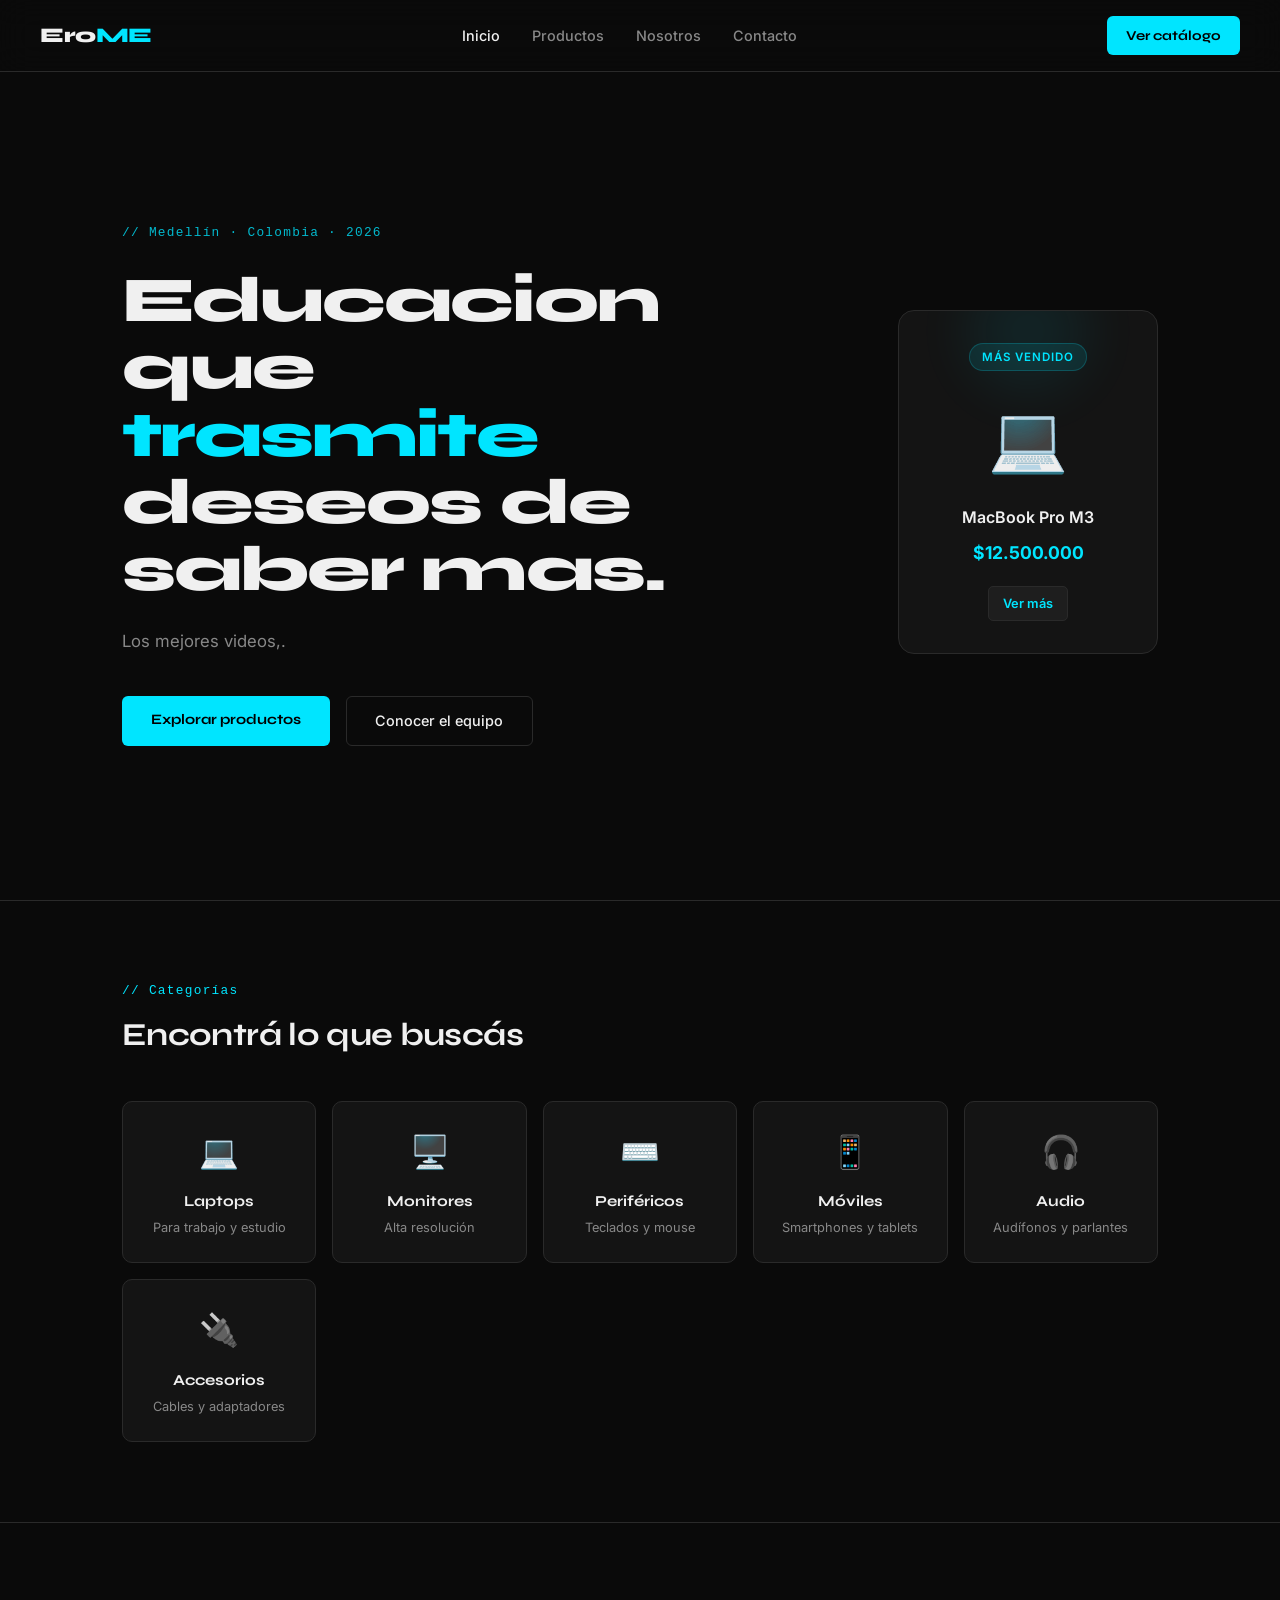
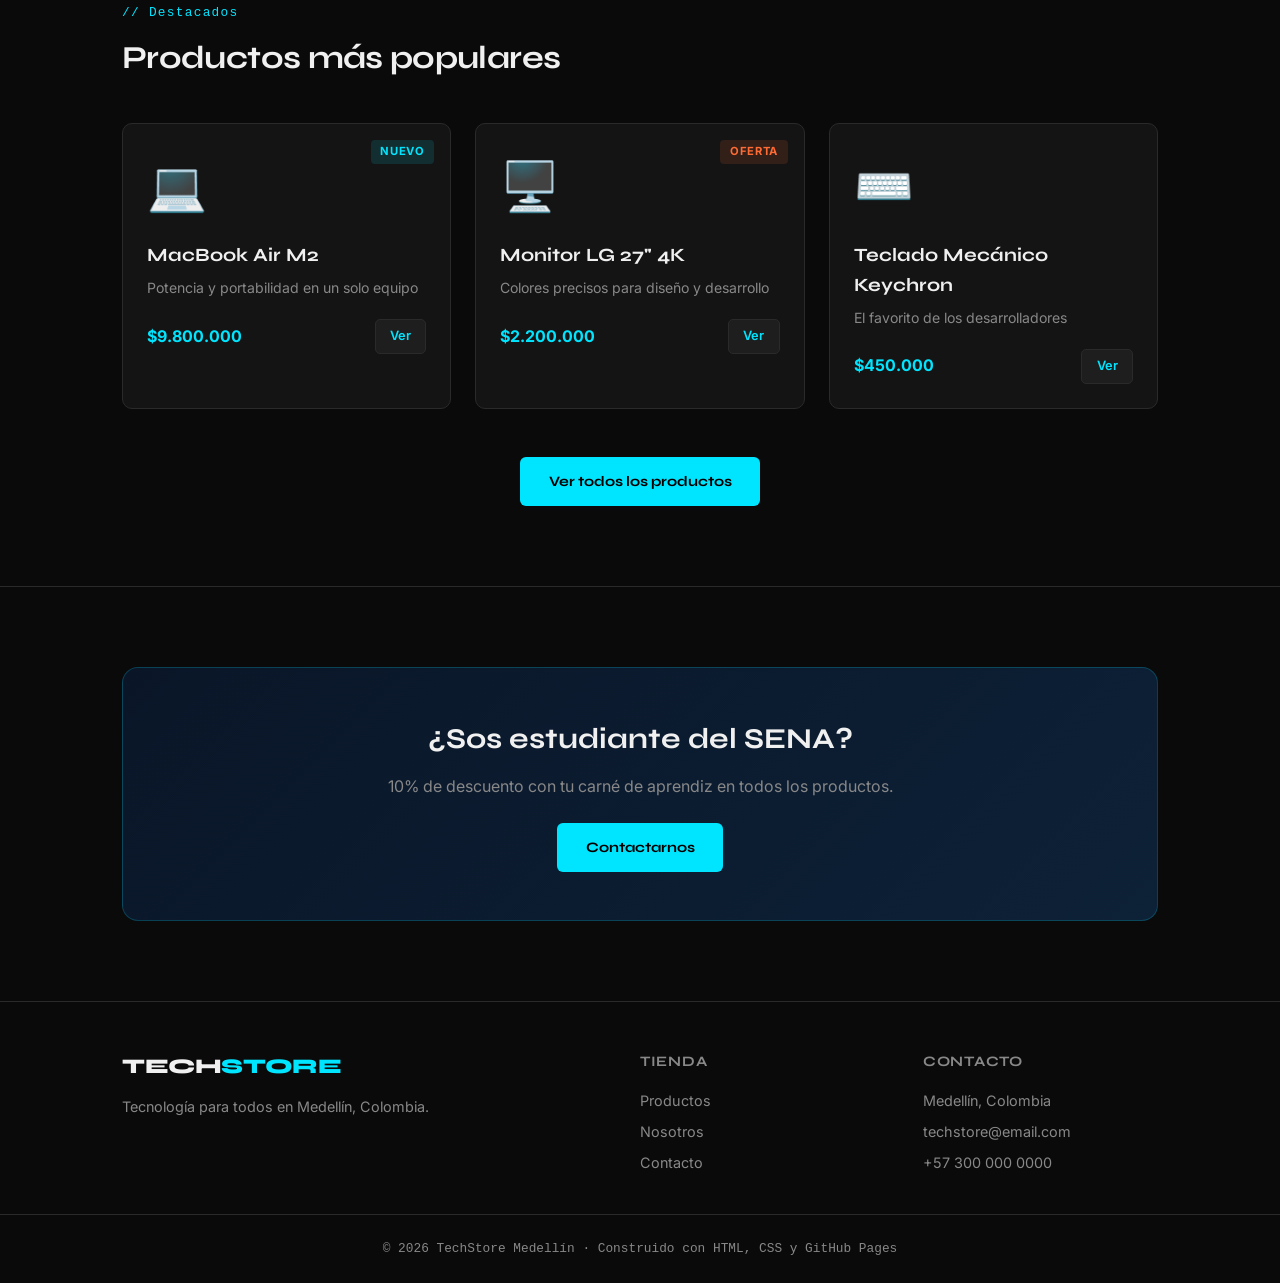
<file: index.html>
<!DOCTYPE html>
<html lang="es">
<head>
  <meta charset="UTF-8">
  <meta name="viewport" content="width=device-width, initial-scale=1.0">
  <title> Erome — Educaion asertiva</title>
  <link rel="preconnect" href="https://fonts.googleapis.com">
  <link href="https://fonts.googleapis.com/css2?family=Syne:wght@400;600;700;800&family=Inter:wght@300;400;500&display=swap" rel="stylesheet">
  <link rel="stylesheet" href="styles.css">
</head>
<body>

  <nav class="navbar">
    <a href="index.html" class="nav-logo">Ero<span>ME</span></a>
    <ul class="nav-links">
      <li><a href="index.html" class="active">Inicio</a></li>
      <li><a href="productos.html">Productos</a></li>
      <li><a href="nosotros.html">Nosotros</a></li>
      <li><a href="contacto.html">Contacto</a></li>
    </ul>
    <a href="productos.html" class="btn-nav">Ver catálogo</a>
  </nav>

  <!-- HERO -->
  <section class="hero">
    <div class="hero-content">
      <span class="hero-tag">// Medellín · Colombia · 2026</span>
      <h1 class="hero-title">
        Educacion que<br>
        <span class="highlight">trasmite</span><br>
        deseos de saber mas.
      </h1>
      <p class="hero-desc">
        Los mejores videos,.
      </p>
      <div class="hero-actions">
        <a href="productos.html" class="btn-primary">Explorar productos</a>
        <a href="nosotros.html" class="btn-ghost">Conocer el equipo</a>
      </div>
    </div>
    <div class="hero-visual">
      <div class="hero-card">
        <div class="card-glow"></div>
        <span class="card-label">Más vendido</span>
        <div class="card-img">💻</div>
        <p class="card-name">MacBook Pro M3</p>
        <p class="card-price">$12.500.000</p>
        <a href="productos.html" class="btn-small">Ver más</a>
      </div>
    </div>
  </section>

  <!-- CATEGORÍAS -->
  <section class="categories">
    <div class="container">
      <p class="section-tag">// Categorías</p>
      <h2 class="section-title">Encontrá lo que buscás</h2>
      <div class="cat-grid">
        <a href="productos.html" class="cat-card">
          <span class="cat-icon">💻</span>
          <h3>Laptops</h3>
          <p>Para trabajo y estudio</p>
        </a>
        <a href="productos.html" class="cat-card">
          <span class="cat-icon">🖥️</span>
          <h3>Monitores</h3>
          <p>Alta resolución</p>
        </a>
        <a href="productos.html" class="cat-card">
          <span class="cat-icon">⌨️</span>
          <h3>Periféricos</h3>
          <p>Teclados y mouse</p>
        </a>
        <a href="productos.html" class="cat-card">
          <span class="cat-icon">📱</span>
          <h3>Móviles</h3>
          <p>Smartphones y tablets</p>
        </a>
        <a href="productos.html" class="cat-card">
          <span class="cat-icon">🎧</span>
          <h3>Audio</h3>
          <p>Audífonos y parlantes</p>
        </a>
        <a href="productos.html" class="cat-card">
          <span class="cat-icon">🔌</span>
          <h3>Accesorios</h3>
          <p>Cables y adaptadores</p>
        </a>
      </div>
    </div>
  </section>

  <!-- DESTACADOS -->
  <section class="featured">
    <div class="container">
      <p class="section-tag">// Destacados</p>
      <h2 class="section-title">Productos más populares</h2>
      <div class="products-grid">
        <div class="product-card">
          <span class="product-badge">Nuevo</span>
          <div class="product-img">💻</div>
          <h3>MacBook Air M2</h3>
          <p class="product-desc">Potencia y portabilidad en un solo equipo</p>
          <div class="product-footer">
            <span class="product-price">$9.800.000</span>
            <a href="productos.html" class="btn-small">Ver</a>
          </div>
        </div>
        <div class="product-card">
          <span class="product-badge oferta">Oferta</span>
          <div class="product-img">🖥️</div>
          <h3>Monitor LG 27" 4K</h3>
          <p class="product-desc">Colores precisos para diseño y desarrollo</p>
          <div class="product-footer">
            <span class="product-price">$2.200.000</span>
            <a href="productos.html" class="btn-small">Ver</a>
          </div>
        </div>
        <div class="product-card">
          <div class="product-img">⌨️</div>
          <h3>Teclado Mecánico Keychron</h3>
          <p class="product-desc">El favorito de los desarrolladores</p>
          <div class="product-footer">
            <span class="product-price">$450.000</span>
            <a href="productos.html" class="btn-small">Ver</a>
          </div>
        </div>
      </div>
      <div class="section-cta">
        <a href="productos.html" class="btn-primary">Ver todos los productos</a>
      </div>
    </div>
  </section>

  <!-- BANNER -->
  <section class="banner">
    <div class="container">
      <div class="banner-content">
        <h2>¿Sos estudiante del SENA?</h2>
        <p>10% de descuento con tu carné de aprendiz en todos los productos.</p>
        <a href="contacto.html" class="btn-primary">Contactarnos</a>
      </div>
    </div>
  </section>

  <footer class="footer">
    <div class="container footer-grid">
      <div>
        <a href="index.html" class="nav-logo">TECH<span>STORE</span></a>
        <p class="footer-desc">Tecnología para todos en Medellín, Colombia.</p>
      </div>
      <div>
        <p class="footer-title">Tienda</p>
        <ul>
          <li><a href="productos.html">Productos</a></li>
          <li><a href="nosotros.html">Nosotros</a></li>
          <li><a href="contacto.html">Contacto</a></li>
        </ul>
      </div>
      <div>
        <p class="footer-title">Contacto</p>
        <ul>
          <li>Medellín, Colombia</li>
          <li>techstore@email.com</li>
          <li>+57 300 000 0000</li>
        </ul>
      </div>
    </div>
    <div class="footer-bottom">
      <p>© 2026 TechStore Medellín · Construido con HTML, CSS y GitHub Pages</p>
    </div>
  </footer>

</body>
</html>
</file>
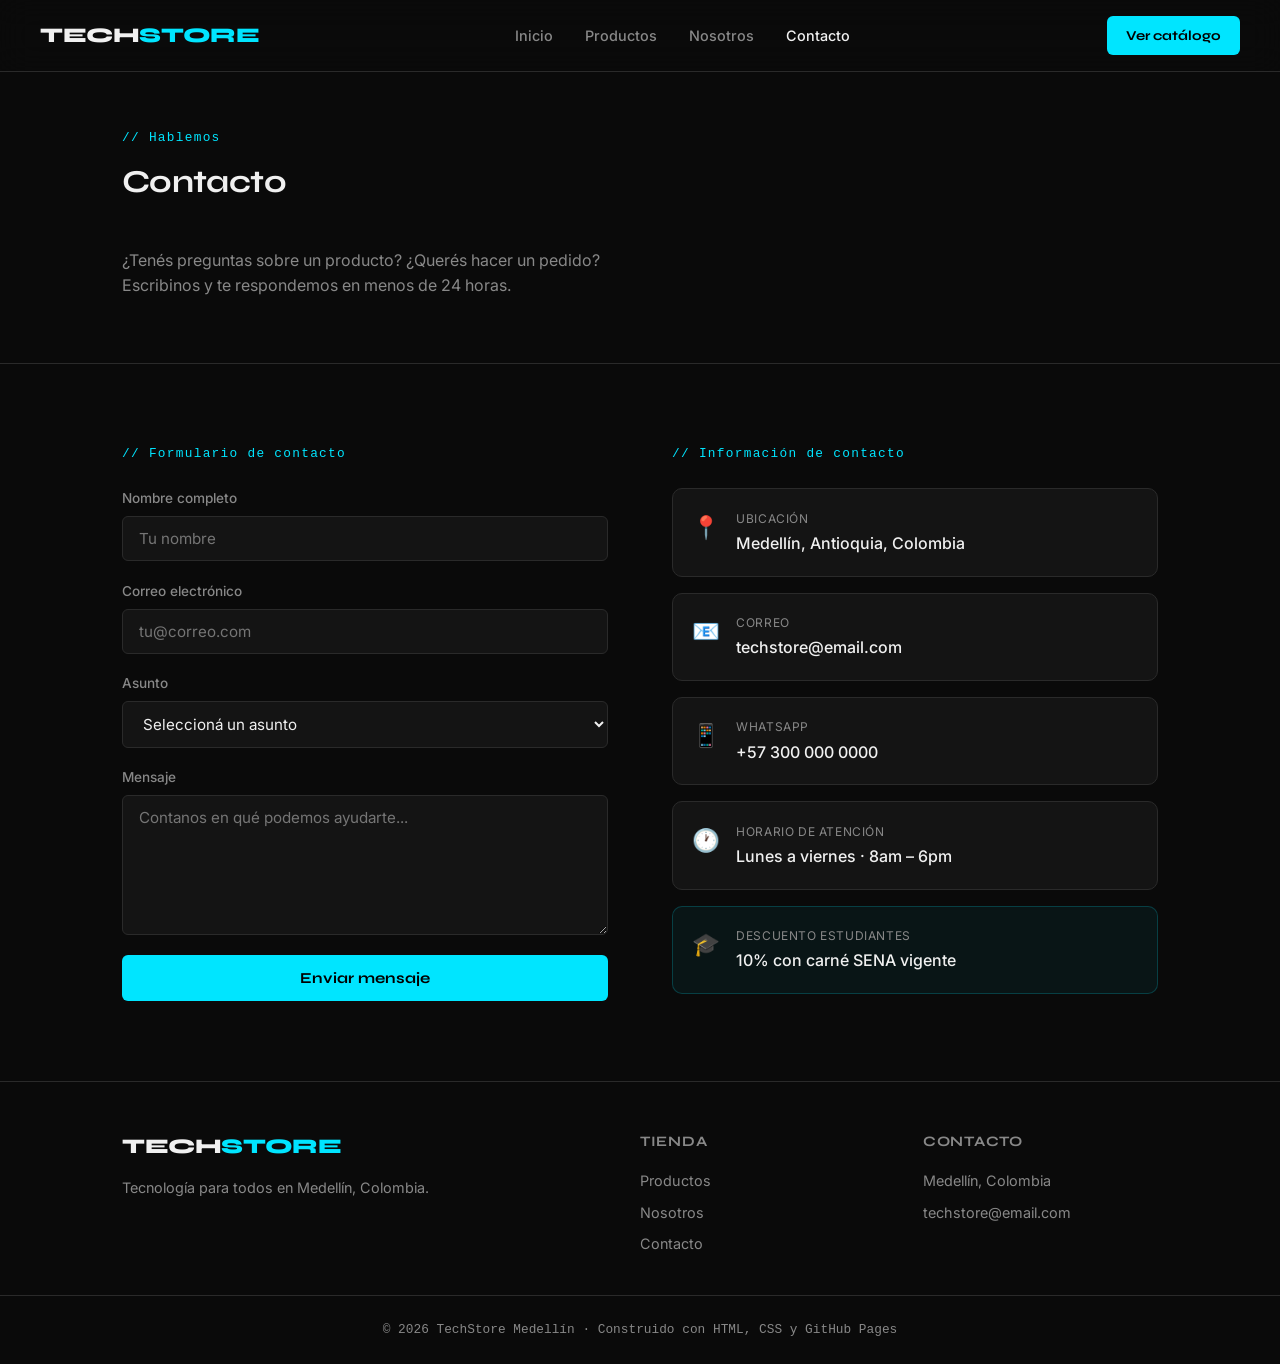
<file: contacto.html>
<!DOCTYPE html>
<html lang="es">
<head>
  <meta charset="UTF-8">
  <meta name="viewport" content="width=device-width, initial-scale=1.0">
  <title>Contacto — TechStore Medellín</title>
  <link rel="preconnect" href="https://fonts.googleapis.com">
  <link href="https://fonts.googleapis.com/css2?family=Syne:wght@400;600;700;800&family=Inter:wght@300;400;500&display=swap" rel="stylesheet">
  <link rel="stylesheet" href="styles.css">
</head>
<body>

  <nav class="navbar">
    <a href="index.html" class="nav-logo">TECH<span>STORE</span></a>
    <ul class="nav-links">
      <li><a href="index.html">Inicio</a></li>
      <li><a href="productos.html">Productos</a></li>
      <li><a href="nosotros.html">Nosotros</a></li>
      <li><a href="contacto.html" class="active">Contacto</a></li>
    </ul>
    <a href="productos.html" class="btn-nav">Ver catálogo</a>
  </nav>

  <div class="contact-hero">
    <div class="container">
      <p class="section-tag">// Hablemos</p>
      <h1 class="section-title">Contacto</h1>
      <p style="color:var(--muted);max-width:500px">
        ¿Tenés preguntas sobre un producto? ¿Querés hacer un pedido?
        Escribinos y te respondemos en menos de 24 horas.
      </p>
    </div>
  </div>

  <section class="contact-section">
    <div class="container">
      <div class="contact-grid">

        <!-- FORMULARIO -->
        <div>
          <p class="section-tag" style="margin-bottom:1.5rem">// Formulario de contacto</p>
          <form class="contact-form" onsubmit="handleSubmit(event)">
            <div class="form-group">
              <label for="nombre">Nombre completo</label>
              <input type="text" id="nombre" placeholder="Tu nombre" required>
            </div>
            <div class="form-group">
              <label for="email">Correo electrónico</label>
              <input type="email" id="email" placeholder="tu@correo.com" required>
            </div>
            <div class="form-group">
              <label for="asunto">Asunto</label>
              <select id="asunto">
                <option value="">Seleccioná un asunto</option>
                <option value="consulta">Consulta de producto</option>
                <option value="pedido">Hacer un pedido</option>
                <option value="descuento">Descuento estudiante SENA</option>
                <option value="soporte">Soporte postventa</option>
                <option value="otro">Otro</option>
              </select>
            </div>
            <div class="form-group">
              <label for="mensaje">Mensaje</label>
              <textarea id="mensaje" placeholder="Contanos en qué podemos ayudarte..." required></textarea>
            </div>
            <button type="submit" class="btn-submit">Enviar mensaje</button>
          </form>
          <div id="success-msg" style="display:none;margin-top:1rem;padding:1rem;background:rgba(0,200,150,0.1);border:1px solid var(--green);border-radius:8px;color:var(--green)">
            ✅ Mensaje enviado. Te contactamos pronto.
          </div>
        </div>

        <!-- INFO -->
        <div>
          <p class="section-tag" style="margin-bottom:1.5rem">// Información de contacto</p>
          <div class="contact-info">
            <div class="info-item">
              <span class="info-icon">📍</span>
              <div>
                <p class="info-label">Ubicación</p>
                <p class="info-value">Medellín, Antioquia, Colombia</p>
              </div>
            </div>
            <div class="info-item">
              <span class="info-icon">📧</span>
              <div>
                <p class="info-label">Correo</p>
                <p class="info-value">techstore@email.com</p>
              </div>
            </div>
            <div class="info-item">
              <span class="info-icon">📱</span>
              <div>
                <p class="info-label">WhatsApp</p>
                <p class="info-value">+57 300 000 0000</p>
              </div>
            </div>
            <div class="info-item">
              <span class="info-icon">🕐</span>
              <div>
                <p class="info-label">Horario de atención</p>
                <p class="info-value">Lunes a viernes · 8am – 6pm</p>
              </div>
            </div>
            <div class="info-item" style="border-color:rgba(0,229,255,0.2);background:rgba(0,229,255,0.05)">
              <span class="info-icon">🎓</span>
              <div>
                <p class="info-label">Descuento estudiantes</p>
                <p class="info-value">10% con carné SENA vigente</p>
              </div>
            </div>
          </div>
        </div>

      </div>
    </div>
  </section>

  <footer class="footer">
    <div class="container footer-grid">
      <div>
        <a href="index.html" class="nav-logo">TECH<span>STORE</span></a>
        <p class="footer-desc">Tecnología para todos en Medellín, Colombia.</p>
      </div>
      <div>
        <p class="footer-title">Tienda</p>
        <ul>
          <li><a href="productos.html">Productos</a></li>
          <li><a href="nosotros.html">Nosotros</a></li>
          <li><a href="contacto.html">Contacto</a></li>
        </ul>
      </div>
      <div>
        <p class="footer-title">Contacto</p>
        <ul>
          <li>Medellín, Colombia</li>
          <li>techstore@email.com</li>
        </ul>
      </div>
    </div>
    <div class="footer-bottom">
      <p>© 2026 TechStore Medellín · Construido con HTML, CSS y GitHub Pages</p>
    </div>
  </footer>

  <script>
    function handleSubmit(e) {
      e.preventDefault();
      document.getElementById('success-msg').style.display = 'block';
      e.target.reset();
    }
  </script>

</body>
</html>
</file>
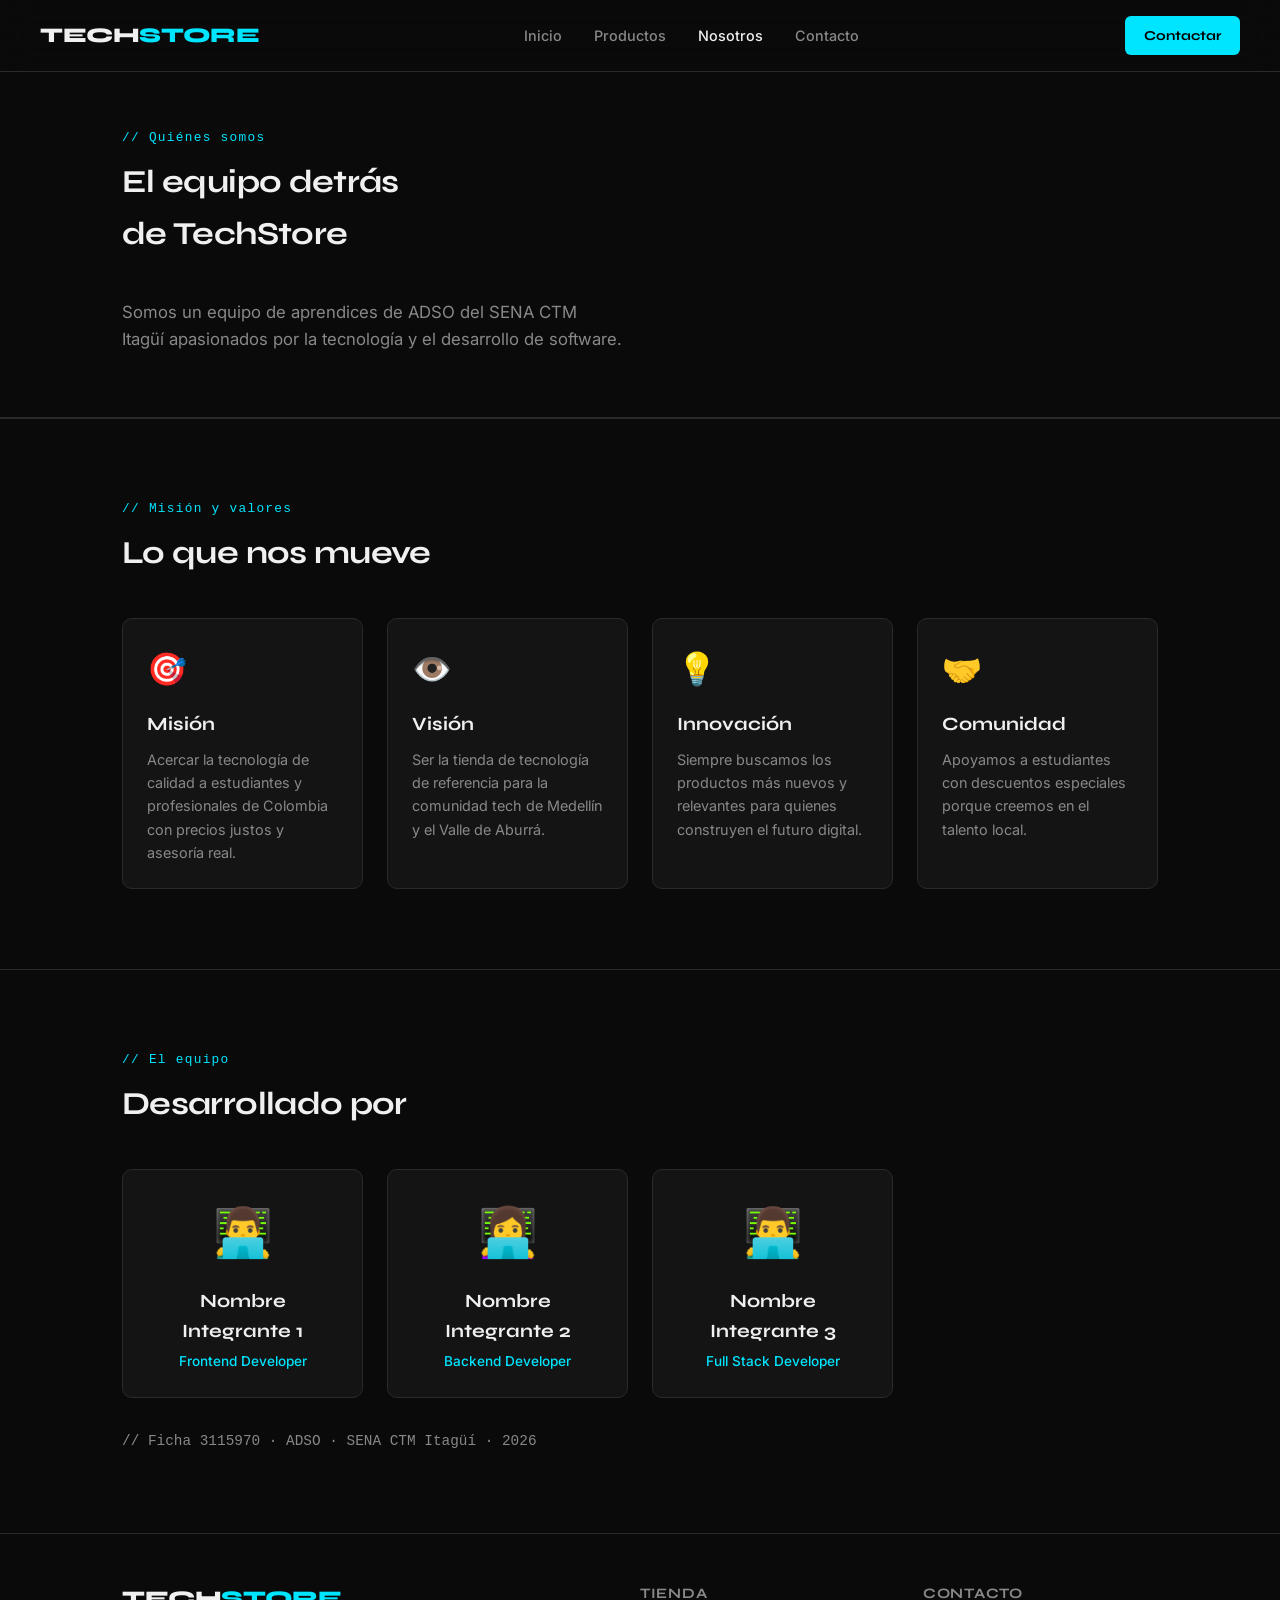
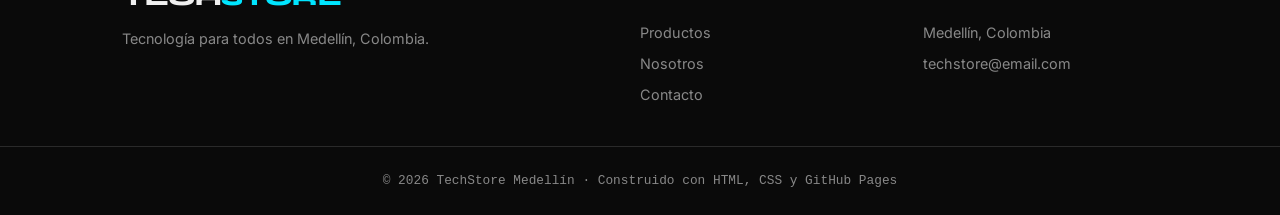
<file: nosotros.html>
<!DOCTYPE html>
<html lang="es">
<head>
  <meta charset="UTF-8">
  <meta name="viewport" content="width=device-width, initial-scale=1.0">
  <title>Nosotros — TechStore Medellín</title>
  <link rel="preconnect" href="https://fonts.googleapis.com">
  <link href="https://fonts.googleapis.com/css2?family=Syne:wght@400;600;700;800&family=Inter:wght@300;400;500&display=swap" rel="stylesheet">
  <link rel="stylesheet" href="styles.css">
</head>
<body>

  <nav class="navbar">
    <a href="index.html" class="nav-logo">TECH<span>STORE</span></a>
    <ul class="nav-links">
      <li><a href="index.html">Inicio</a></li>
      <li><a href="productos.html">Productos</a></li>
      <li><a href="nosotros.html" class="active">Nosotros</a></li>
      <li><a href="contacto.html">Contacto</a></li>
    </ul>
    <a href="contacto.html" class="btn-nav">Contactar</a>
  </nav>

  <div class="about-hero">
    <div class="container">
      <p class="section-tag">// Quiénes somos</p>
      <h1 class="section-title">El equipo detrás<br>de TechStore</h1>
      <p style="color:var(--muted);max-width:500px;font-size:1.05rem">
        Somos un equipo de aprendices de ADSO del SENA CTM Itagüí
        apasionados por la tecnología y el desarrollo de software.
      </p>
    </div>
  </div>

  <!-- MISIÓN -->
  <section class="about-section">
    <div class="container">
      <p class="section-tag">// Misión y valores</p>
      <h2 class="section-title">Lo que nos mueve</h2>
      <div class="values-grid">
        <div class="value-card">
          <div class="value-icon">🎯</div>
          <h3>Misión</h3>
          <p>Acercar la tecnología de calidad a estudiantes y profesionales de Colombia con precios justos y asesoría real.</p>
        </div>
        <div class="value-card">
          <div class="value-icon">👁️</div>
          <h3>Visión</h3>
          <p>Ser la tienda de tecnología de referencia para la comunidad tech de Medellín y el Valle de Aburrá.</p>
        </div>
        <div class="value-card">
          <div class="value-icon">💡</div>
          <h3>Innovación</h3>
          <p>Siempre buscamos los productos más nuevos y relevantes para quienes construyen el futuro digital.</p>
        </div>
        <div class="value-card">
          <div class="value-icon">🤝</div>
          <h3>Comunidad</h3>
          <p>Apoyamos a estudiantes con descuentos especiales porque creemos en el talento local.</p>
        </div>
      </div>
    </div>
  </section>

  <!-- EQUIPO -->
  <section class="about-section">
    <div class="container">
      <p class="section-tag">// El equipo</p>
      <h2 class="section-title">Desarrollado por</h2>
      <div class="team-grid">
        <!-- CAMBIAR: Agregar los integrantes reales del equipo -->
        <div class="team-card">
          <div class="team-avatar">👨‍💻</div>
          <h3>Nombre Integrante 1</h3>
          <p class="team-role">Frontend Developer</p>
        </div>
        <div class="team-card">
          <div class="team-avatar">👩‍💻</div>
          <h3>Nombre Integrante 2</h3>
          <p class="team-role">Backend Developer</p>
        </div>
        <div class="team-card">
          <div class="team-avatar">👨‍💻</div>
          <h3>Nombre Integrante 3</h3>
          <p class="team-role">Full Stack Developer</p>
        </div>
      </div>
      <p style="color:var(--muted);font-size:0.9rem;margin-top:2rem;font-family:monospace">
        // Ficha 3115970 · ADSO · SENA CTM Itagüí · 2026
      </p>
    </div>
  </section>

  <footer class="footer">
    <div class="container footer-grid">
      <div>
        <a href="index.html" class="nav-logo">TECH<span>STORE</span></a>
        <p class="footer-desc">Tecnología para todos en Medellín, Colombia.</p>
      </div>
      <div>
        <p class="footer-title">Tienda</p>
        <ul>
          <li><a href="productos.html">Productos</a></li>
          <li><a href="nosotros.html">Nosotros</a></li>
          <li><a href="contacto.html">Contacto</a></li>
        </ul>
      </div>
      <div>
        <p class="footer-title">Contacto</p>
        <ul>
          <li>Medellín, Colombia</li>
          <li>techstore@email.com</li>
        </ul>
      </div>
    </div>
    <div class="footer-bottom">
      <p>© 2026 TechStore Medellín · Construido con HTML, CSS y GitHub Pages</p>
    </div>
  </footer>

</body>
</html>
</file>
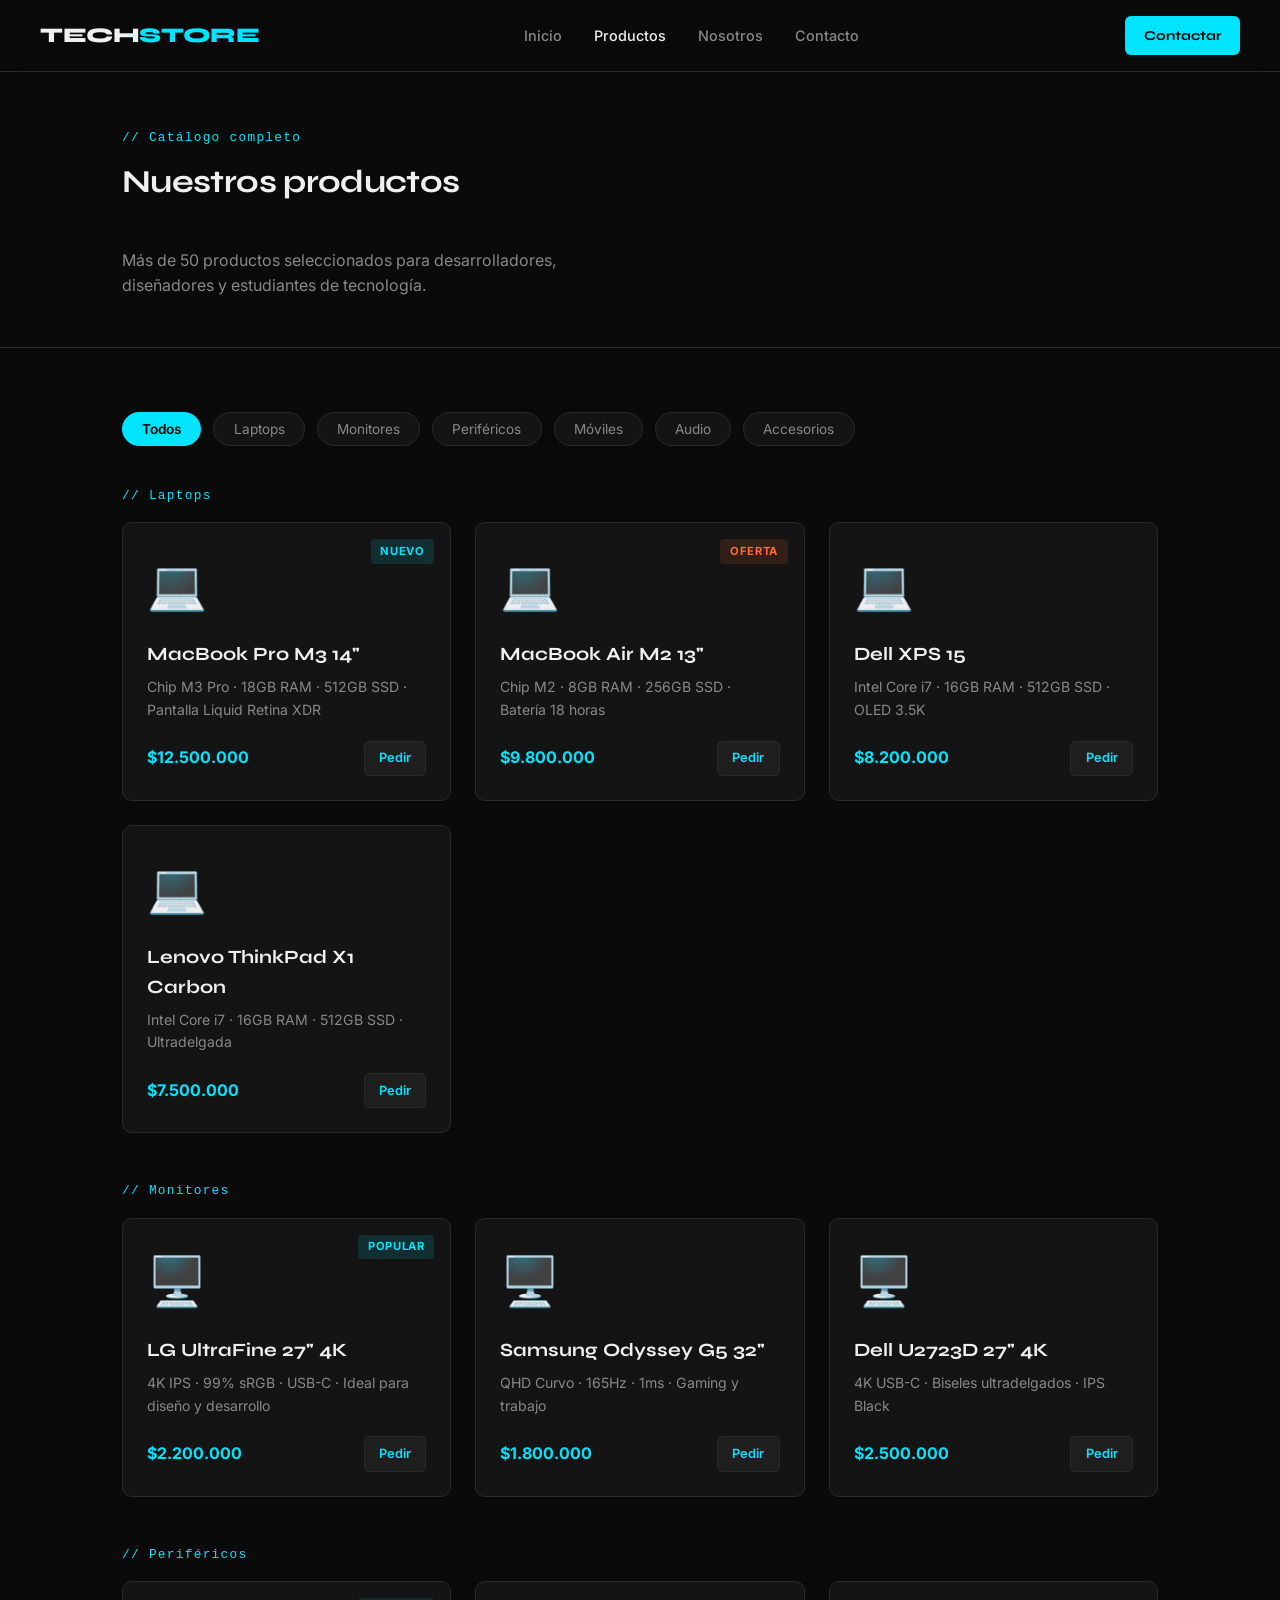
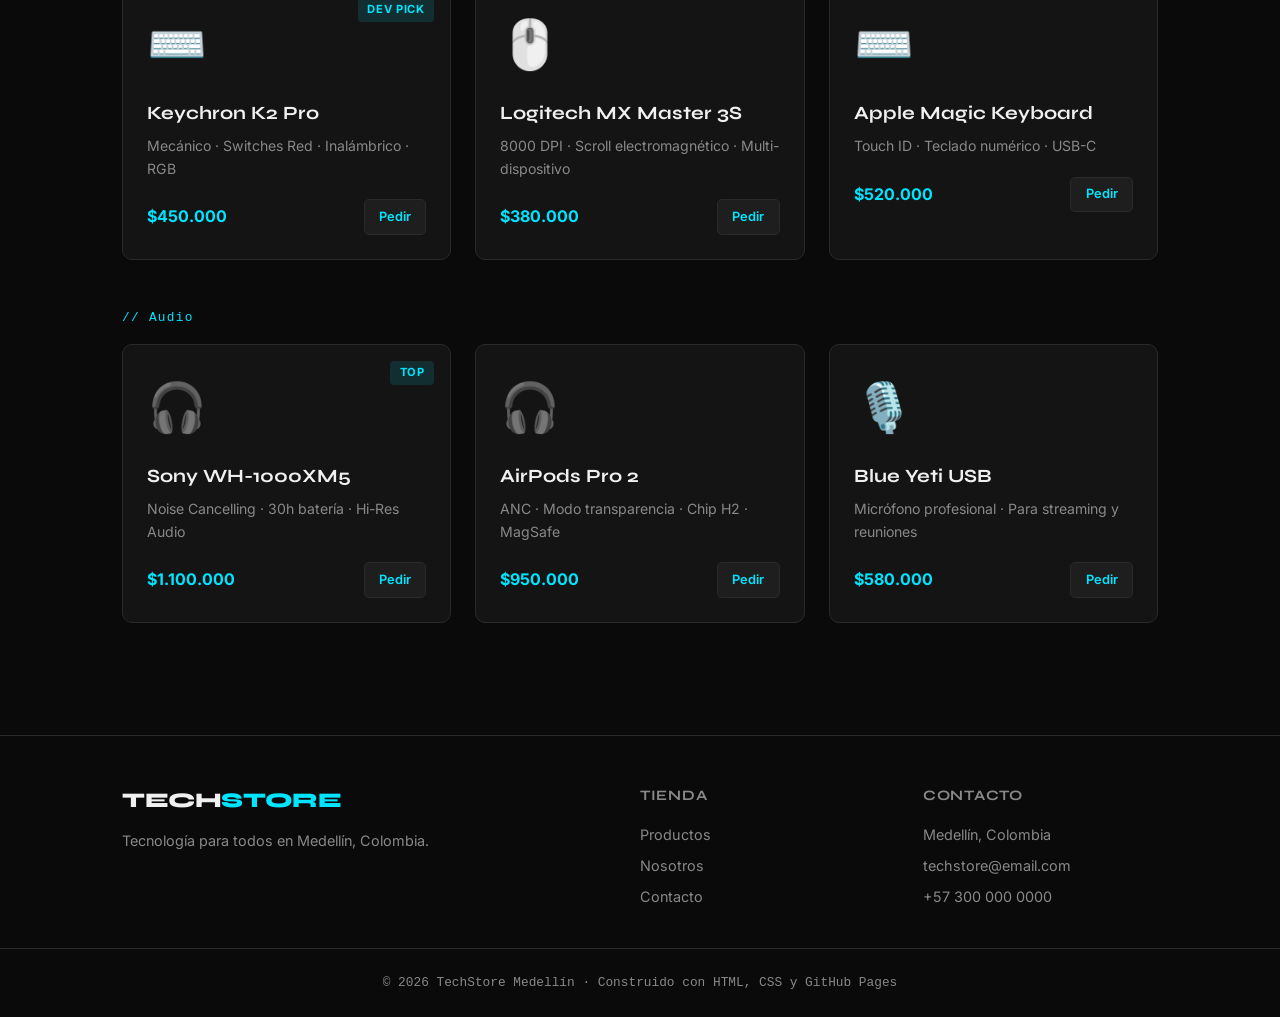
<file: productos.html>
<!DOCTYPE html>
<html lang="es">
<head>
  <meta charset="UTF-8">
  <meta name="viewport" content="width=device-width, initial-scale=1.0">
  <title>Productos — TechStore Medellín</title>
  <link rel="preconnect" href="https://fonts.googleapis.com">
  <link href="https://fonts.googleapis.com/css2?family=Syne:wght@400;600;700;800&family=Inter:wght@300;400;500&display=swap" rel="stylesheet">
  <link rel="stylesheet" href="styles.css">
</head>
<body>

  <nav class="navbar">
    <a href="index.html" class="nav-logo">TECH<span>STORE</span></a>
    <ul class="nav-links">
      <li><a href="index.html">Inicio</a></li>
      <li><a href="productos.html" class="active">Productos</a></li>
      <li><a href="nosotros.html">Nosotros</a></li>
      <li><a href="contacto.html">Contacto</a></li>
    </ul>
    <a href="contacto.html" class="btn-nav">Contactar</a>
  </nav>

  <div class="page-hero">
    <div class="container">
      <p class="section-tag">// Catálogo completo</p>
      <h1 class="section-title">Nuestros productos</h1>
      <p style="color:var(--muted);max-width:500px">
        Más de 50 productos seleccionados para desarrolladores, diseñadores y estudiantes de tecnología.
      </p>
    </div>
  </div>

  <section class="catalog-section">
    <div class="container">

      <!-- FILTROS -->
      <div class="filter-bar">
        <button class="filter-btn active">Todos</button>
        <button class="filter-btn">Laptops</button>
        <button class="filter-btn">Monitores</button>
        <button class="filter-btn">Periféricos</button>
        <button class="filter-btn">Móviles</button>
        <button class="filter-btn">Audio</button>
        <button class="filter-btn">Accesorios</button>
      </div>

      <!-- LAPTOPS -->
      <p class="section-tag" style="margin-bottom:1rem">// Laptops</p>
      <div class="products-grid" style="margin-bottom:3rem">
        <div class="product-card">
          <span class="product-badge">Nuevo</span>
          <div class="product-img">💻</div>
          <h3>MacBook Pro M3 14"</h3>
          <p class="product-desc">Chip M3 Pro · 18GB RAM · 512GB SSD · Pantalla Liquid Retina XDR</p>
          <div class="product-footer">
            <span class="product-price">$12.500.000</span>
            <a href="contacto.html" class="btn-small">Pedir</a>
          </div>
        </div>
        <div class="product-card">
          <span class="product-badge oferta">Oferta</span>
          <div class="product-img">💻</div>
          <h3>MacBook Air M2 13"</h3>
          <p class="product-desc">Chip M2 · 8GB RAM · 256GB SSD · Batería 18 horas</p>
          <div class="product-footer">
            <span class="product-price">$9.800.000</span>
            <a href="contacto.html" class="btn-small">Pedir</a>
          </div>
        </div>
        <div class="product-card">
          <div class="product-img">💻</div>
          <h3>Dell XPS 15</h3>
          <p class="product-desc">Intel Core i7 · 16GB RAM · 512GB SSD · OLED 3.5K</p>
          <div class="product-footer">
            <span class="product-price">$8.200.000</span>
            <a href="contacto.html" class="btn-small">Pedir</a>
          </div>
        </div>
        <div class="product-card">
          <div class="product-img">💻</div>
          <h3>Lenovo ThinkPad X1 Carbon</h3>
          <p class="product-desc">Intel Core i7 · 16GB RAM · 512GB SSD · Ultradelgada</p>
          <div class="product-footer">
            <span class="product-price">$7.500.000</span>
            <a href="contacto.html" class="btn-small">Pedir</a>
          </div>
        </div>
      </div>

      <!-- MONITORES -->
      <p class="section-tag" style="margin-bottom:1rem">// Monitores</p>
      <div class="products-grid" style="margin-bottom:3rem">
        <div class="product-card">
          <span class="product-badge">Popular</span>
          <div class="product-img">🖥️</div>
          <h3>LG UltraFine 27" 4K</h3>
          <p class="product-desc">4K IPS · 99% sRGB · USB-C · Ideal para diseño y desarrollo</p>
          <div class="product-footer">
            <span class="product-price">$2.200.000</span>
            <a href="contacto.html" class="btn-small">Pedir</a>
          </div>
        </div>
        <div class="product-card">
          <div class="product-img">🖥️</div>
          <h3>Samsung Odyssey G5 32"</h3>
          <p class="product-desc">QHD Curvo · 165Hz · 1ms · Gaming y trabajo</p>
          <div class="product-footer">
            <span class="product-price">$1.800.000</span>
            <a href="contacto.html" class="btn-small">Pedir</a>
          </div>
        </div>
        <div class="product-card">
          <div class="product-img">🖥️</div>
          <h3>Dell U2723D 27" 4K</h3>
          <p class="product-desc">4K USB-C · Biseles ultradelgados · IPS Black</p>
          <div class="product-footer">
            <span class="product-price">$2.500.000</span>
            <a href="contacto.html" class="btn-small">Pedir</a>
          </div>
        </div>
      </div>

      <!-- PERIFÉRICOS -->
      <p class="section-tag" style="margin-bottom:1rem">// Periféricos</p>
      <div class="products-grid" style="margin-bottom:3rem">
        <div class="product-card">
          <span class="product-badge">Dev pick</span>
          <div class="product-img">⌨️</div>
          <h3>Keychron K2 Pro</h3>
          <p class="product-desc">Mecánico · Switches Red · Inalámbrico · RGB</p>
          <div class="product-footer">
            <span class="product-price">$450.000</span>
            <a href="contacto.html" class="btn-small">Pedir</a>
          </div>
        </div>
        <div class="product-card">
          <div class="product-img">🖱️</div>
          <h3>Logitech MX Master 3S</h3>
          <p class="product-desc">8000 DPI · Scroll electromagnético · Multi-dispositivo</p>
          <div class="product-footer">
            <span class="product-price">$380.000</span>
            <a href="contacto.html" class="btn-small">Pedir</a>
          </div>
        </div>
        <div class="product-card">
          <div class="product-img">⌨️</div>
          <h3>Apple Magic Keyboard</h3>
          <p class="product-desc">Touch ID · Teclado numérico · USB-C</p>
          <div class="product-footer">
            <span class="product-price">$520.000</span>
            <a href="contacto.html" class="btn-small">Pedir</a>
          </div>
        </div>
      </div>

      <!-- AUDIO -->
      <p class="section-tag" style="margin-bottom:1rem">// Audio</p>
      <div class="products-grid">
        <div class="product-card">
          <span class="product-badge">Top</span>
          <div class="product-img">🎧</div>
          <h3>Sony WH-1000XM5</h3>
          <p class="product-desc">Noise Cancelling · 30h batería · Hi-Res Audio</p>
          <div class="product-footer">
            <span class="product-price">$1.100.000</span>
            <a href="contacto.html" class="btn-small">Pedir</a>
          </div>
        </div>
        <div class="product-card">
          <div class="product-img">🎧</div>
          <h3>AirPods Pro 2</h3>
          <p class="product-desc">ANC · Modo transparencia · Chip H2 · MagSafe</p>
          <div class="product-footer">
            <span class="product-price">$950.000</span>
            <a href="contacto.html" class="btn-small">Pedir</a>
          </div>
        </div>
        <div class="product-card">
          <div class="product-img">🎙️</div>
          <h3>Blue Yeti USB</h3>
          <p class="product-desc">Micrófono profesional · Para streaming y reuniones</p>
          <div class="product-footer">
            <span class="product-price">$580.000</span>
            <a href="contacto.html" class="btn-small">Pedir</a>
          </div>
        </div>
      </div>

    </div>
  </section>

  <footer class="footer">
    <div class="container footer-grid">
      <div>
        <a href="index.html" class="nav-logo">TECH<span>STORE</span></a>
        <p class="footer-desc">Tecnología para todos en Medellín, Colombia.</p>
      </div>
      <div>
        <p class="footer-title">Tienda</p>
        <ul>
          <li><a href="productos.html">Productos</a></li>
          <li><a href="nosotros.html">Nosotros</a></li>
          <li><a href="contacto.html">Contacto</a></li>
        </ul>
      </div>
      <div>
        <p class="footer-title">Contacto</p>
        <ul>
          <li>Medellín, Colombia</li>
          <li>techstore@email.com</li>
          <li>+57 300 000 0000</li>
        </ul>
      </div>
    </div>
    <div class="footer-bottom">
      <p>© 2026 TechStore Medellín · Construido con HTML, CSS y GitHub Pages</p>
    </div>
  </footer>

  <script>
    // Filtros interactivos
    const btns = document.querySelectorAll('.filter-btn');
    btns.forEach(btn => {
      btn.addEventListener('click', () => {
        btns.forEach(b => b.classList.remove('active'));
        btn.classList.add('active');
      });
    });
  </script>

</body>
</html>
</file>
<file: styles.css>
/* ── VARIABLES ── */
:root {
  --bg:       #0A0A0A;
  --surface:  #141414;
  --surface2: #1E1E1E;
  --border:   #2A2A2A;
  --text:     #F0F0F0;
  --muted:    #888;
  --accent:   #00E5FF;
  --accent2:  #FF6B35;
  --green:    #00C896;
  --font-display: 'Syne', sans-serif;
  --font-body:    'Inter', sans-serif;
  --radius: 10px;
  --shadow: 0 4px 24px rgba(0,0,0,0.4);
}

* { box-sizing: border-box; margin: 0; padding: 0; }
html { scroll-behavior: smooth; }

body {
  background: var(--bg);
  color: var(--text);
  font-family: var(--font-body);
  font-size: 16px;
  line-height: 1.6;
}

a { text-decoration: none; color: inherit; }
ul { list-style: none; }

.container {
  max-width: 1100px;
  margin: 0 auto;
  padding: 0 2rem;
}

/* ── NAVBAR ── */
.navbar {
  position: fixed; top: 0; left: 0; right: 0; z-index: 100;
  display: flex; align-items: center; justify-content: space-between;
  padding: 1rem 2.5rem;
  background: rgba(10,10,10,0.9);
  backdrop-filter: blur(16px);
  border-bottom: 1px solid var(--border);
}

.nav-logo {
  font-family: var(--font-display);
  font-size: 1.3rem;
  font-weight: 800;
  letter-spacing: -0.02em;
  color: var(--text);
}
.nav-logo span { color: var(--accent); }

.nav-links {
  display: flex; gap: 2rem;
}
.nav-links a {
  font-size: 0.9rem;
  color: var(--muted);
  transition: color 0.2s;
  font-weight: 500;
}
.nav-links a:hover,
.nav-links a.active { color: var(--text); }

.btn-nav {
  background: var(--accent);
  color: #000;
  font-size: 0.85rem;
  font-weight: 700;
  font-family: var(--font-display);
  padding: 0.55rem 1.2rem;
  border-radius: 6px;
  transition: opacity 0.2s;
}
.btn-nav:hover { opacity: 0.85; }

/* ── BOTONES ── */
.btn-primary {
  display: inline-block;
  background: var(--accent);
  color: #000;
  font-weight: 700;
  font-family: var(--font-display);
  font-size: 0.9rem;
  padding: 0.8rem 1.8rem;
  border-radius: 6px;
  transition: opacity 0.2s, transform 0.2s;
}
.btn-primary:hover { opacity: 0.85; transform: translateY(-2px); }

.btn-ghost {
  display: inline-block;
  background: transparent;
  color: var(--text);
  font-weight: 500;
  font-size: 0.9rem;
  padding: 0.8rem 1.8rem;
  border-radius: 6px;
  border: 1px solid var(--border);
  transition: border-color 0.2s, transform 0.2s;
}
.btn-ghost:hover { border-color: var(--text); transform: translateY(-2px); }

.btn-small {
  display: inline-block;
  background: var(--surface2);
  color: var(--accent);
  font-size: 0.8rem;
  font-weight: 600;
  padding: 0.4rem 0.9rem;
  border-radius: 5px;
  border: 1px solid var(--border);
  transition: background 0.2s;
}
.btn-small:hover { background: var(--border); }

/* ── HERO ── */
.hero {
  min-height: 100vh;
  display: flex;
  align-items: center;
  justify-content: space-between;
  gap: 4rem;
  max-width: 1100px;
  margin: 0 auto;
  padding: 8rem 2rem 4rem;
}

.hero-content { flex: 1; }

.hero-tag {
  display: inline-block;
  font-family: monospace;
  font-size: 0.8rem;
  color: var(--accent);
  letter-spacing: 0.1em;
  margin-bottom: 1.5rem;
  opacity: 0.8;
}

.hero-title {
  font-family: var(--font-display);
  font-size: clamp(2.5rem, 5vw, 4rem);
  font-weight: 800;
  line-height: 1.05;
  letter-spacing: -0.03em;
  margin-bottom: 1.5rem;
}

.highlight { color: var(--accent); }

.hero-desc {
  font-size: 1.05rem;
  color: var(--muted);
  max-width: 480px;
  margin-bottom: 2.5rem;
  line-height: 1.7;
}

.hero-actions { display: flex; gap: 1rem; flex-wrap: wrap; }

.hero-visual { flex-shrink: 0; }

.hero-card {
  position: relative;
  background: var(--surface);
  border: 1px solid var(--border);
  border-radius: 16px;
  padding: 2rem;
  width: 260px;
  text-align: center;
  overflow: hidden;
}

.card-glow {
  position: absolute;
  top: -40px; left: 50%;
  transform: translateX(-50%);
  width: 120px; height: 120px;
  background: var(--accent);
  border-radius: 50%;
  opacity: 0.08;
  filter: blur(30px);
}

.card-label {
  display: inline-block;
  background: rgba(0,229,255,0.1);
  color: var(--accent);
  font-size: 0.72rem;
  font-weight: 600;
  padding: 0.25rem 0.75rem;
  border-radius: 20px;
  border: 1px solid rgba(0,229,255,0.2);
  margin-bottom: 1rem;
  text-transform: uppercase;
  letter-spacing: 0.08em;
}

.card-img { font-size: 4rem; margin-bottom: 1rem; }
.card-name { font-weight: 600; margin-bottom: 0.5rem; }
.card-price { color: var(--accent); font-weight: 700; font-size: 1.1rem; margin-bottom: 1.2rem; }

/* ── SECCIONES ── */
.section-tag {
  font-family: monospace;
  font-size: 0.8rem;
  color: var(--accent);
  letter-spacing: 0.1em;
  margin-bottom: 0.5rem;
}

.section-title {
  font-family: var(--font-display);
  font-size: 2rem;
  font-weight: 700;
  letter-spacing: -0.02em;
  margin-bottom: 2.5rem;
}

/* ── CATEGORÍAS ── */
.categories {
  padding: 5rem 0;
  border-top: 1px solid var(--border);
}

.cat-grid {
  display: grid;
  grid-template-columns: repeat(auto-fill, minmax(160px, 1fr));
  gap: 1rem;
}

.cat-card {
  background: var(--surface);
  border: 1px solid var(--border);
  border-radius: var(--radius);
  padding: 1.5rem 1rem;
  text-align: center;
  transition: border-color 0.2s, transform 0.2s;
}
.cat-card:hover { border-color: var(--accent); transform: translateY(-3px); }
.cat-icon { font-size: 2rem; display: block; margin-bottom: 0.75rem; }
.cat-card h3 { font-family: var(--font-display); font-size: 0.95rem; font-weight: 700; margin-bottom: 0.3rem; }
.cat-card p { font-size: 0.8rem; color: var(--muted); }

/* ── DESTACADOS ── */
.featured {
  padding: 5rem 0;
  border-top: 1px solid var(--border);
}

.products-grid {
  display: grid;
  grid-template-columns: repeat(auto-fill, minmax(280px, 1fr));
  gap: 1.5rem;
  margin-bottom: 3rem;
}

.product-card {
  position: relative;
  background: var(--surface);
  border: 1px solid var(--border);
  border-radius: var(--radius);
  padding: 1.5rem;
  transition: border-color 0.2s, transform 0.2s;
}
.product-card:hover { border-color: var(--accent2); transform: translateY(-3px); }

.product-badge {
  position: absolute; top: 1rem; right: 1rem;
  background: rgba(0,229,255,0.12);
  color: var(--accent);
  font-size: 0.7rem;
  font-weight: 700;
  padding: 0.2rem 0.6rem;
  border-radius: 4px;
  text-transform: uppercase;
  letter-spacing: 0.06em;
}
.product-badge.oferta { background: rgba(255,107,53,0.12); color: var(--accent2); }

.product-img { font-size: 3rem; margin-bottom: 1rem; }
.product-card h3 { font-family: var(--font-display); font-weight: 700; margin-bottom: 0.4rem; }
.product-desc { font-size: 0.88rem; color: var(--muted); margin-bottom: 1.2rem; }
.product-footer { display: flex; justify-content: space-between; align-items: center; }
.product-price { font-weight: 700; color: var(--accent); font-size: 1rem; }

.section-cta { text-align: center; }

/* ── BANNER ── */
.banner {
  padding: 5rem 0;
  border-top: 1px solid var(--border);
}

.banner-content {
  background: linear-gradient(135deg, #0A1628, #0D2137);
  border: 1px solid rgba(0,229,255,0.2);
  border-radius: 16px;
  padding: 3rem;
  text-align: center;
}
.banner-content h2 {
  font-family: var(--font-display);
  font-size: 1.8rem;
  font-weight: 700;
  margin-bottom: 0.75rem;
}
.banner-content p { color: var(--muted); margin-bottom: 1.5rem; }

/* ── FOOTER ── */
.footer {
  border-top: 1px solid var(--border);
  padding: 3rem 0 1.5rem;
}

.footer-grid {
  display: grid;
  grid-template-columns: 2fr 1fr 1fr;
  gap: 3rem;
  margin-bottom: 2rem;
}

.footer-desc { color: var(--muted); font-size: 0.9rem; margin-top: 0.75rem; }
.footer-title { font-family: var(--font-display); font-weight: 700; margin-bottom: 1rem; font-size: 0.9rem; text-transform: uppercase; letter-spacing: 0.05em; color: var(--muted); }
.footer ul li { margin-bottom: 0.5rem; font-size: 0.9rem; color: var(--muted); }
.footer ul a:hover { color: var(--text); }

.footer-bottom {
  border-top: 1px solid var(--border);
  padding-top: 1.5rem;
  text-align: center;
  font-size: 0.8rem;
  color: var(--muted);
  font-family: monospace;
}

/* ── PÁGINA PRODUCTOS ── */
.page-hero {
  padding: 8rem 0 3rem;
  border-bottom: 1px solid var(--border);
}

.filter-bar {
  display: flex;
  gap: 0.75rem;
  flex-wrap: wrap;
  margin-bottom: 2.5rem;
}

.filter-btn {
  background: var(--surface);
  border: 1px solid var(--border);
  color: var(--muted);
  font-size: 0.85rem;
  padding: 0.5rem 1.2rem;
  border-radius: 20px;
  cursor: pointer;
  transition: all 0.2s;
  font-family: var(--font-body);
}
.filter-btn:hover,
.filter-btn.active { background: var(--accent); color: #000; border-color: var(--accent); font-weight: 600; }

.catalog-section { padding: 4rem 0; }

/* ── PÁGINA NOSOTROS ── */
.about-hero { padding: 8rem 0 4rem; border-bottom: 1px solid var(--border); }
.about-section { padding: 5rem 0; border-top: 1px solid var(--border); }
.values-grid { display: grid; grid-template-columns: repeat(auto-fill, minmax(240px, 1fr)); gap: 1.5rem; }
.value-card { background: var(--surface); border: 1px solid var(--border); border-radius: var(--radius); padding: 1.5rem; }
.value-icon { font-size: 2rem; margin-bottom: 1rem; }
.value-card h3 { font-family: var(--font-display); font-weight: 700; margin-bottom: 0.5rem; }
.value-card p { font-size: 0.9rem; color: var(--muted); }
.team-grid { display: grid; grid-template-columns: repeat(auto-fill, minmax(200px, 1fr)); gap: 1.5rem; }
.team-card { background: var(--surface); border: 1px solid var(--border); border-radius: var(--radius); padding: 1.5rem; text-align: center; }
.team-avatar { font-size: 3rem; margin-bottom: 1rem; }
.team-card h3 { font-family: var(--font-display); font-weight: 700; margin-bottom: 0.25rem; }
.team-role { font-size: 0.85rem; color: var(--accent); font-weight: 500; }

/* ── PÁGINA CONTACTO ── */
.contact-hero { padding: 8rem 0 4rem; border-bottom: 1px solid var(--border); }
.contact-section { padding: 5rem 0; }
.contact-grid { display: grid; grid-template-columns: 1fr 1fr; gap: 4rem; align-items: start; }
.contact-form { display: flex; flex-direction: column; gap: 1.2rem; }
.form-group { display: flex; flex-direction: column; gap: 0.4rem; }
.form-group label { font-size: 0.85rem; color: var(--muted); font-weight: 500; }
.form-group input,
.form-group textarea,
.form-group select {
  background: var(--surface);
  border: 1px solid var(--border);
  border-radius: 6px;
  padding: 0.75rem 1rem;
  color: var(--text);
  font-family: var(--font-body);
  font-size: 0.95rem;
  transition: border-color 0.2s;
  outline: none;
}
.form-group input:focus,
.form-group textarea:focus,
.form-group select:focus { border-color: var(--accent); }
.form-group textarea { resize: vertical; min-height: 140px; }
.form-group select option { background: var(--surface); }
.btn-submit {
  background: var(--accent);
  color: #000;
  font-weight: 700;
  font-family: var(--font-display);
  font-size: 0.95rem;
  padding: 0.9rem;
  border-radius: 6px;
  border: none;
  cursor: pointer;
  transition: opacity 0.2s;
}
.btn-submit:hover { opacity: 0.85; }
.contact-info { display: flex; flex-direction: column; gap: 1rem; }
.info-item { display: flex; gap: 1rem; align-items: flex-start; padding: 1.2rem; background: var(--surface); border: 1px solid var(--border); border-radius: var(--radius); }
.info-icon { font-size: 1.4rem; flex-shrink: 0; }
.info-label { font-size: 0.75rem; color: var(--muted); margin-bottom: 0.2rem; text-transform: uppercase; letter-spacing: 0.05em; }
.info-value { font-weight: 500; }

/* ── RESPONSIVE ── */
@media (max-width: 768px) {
  .hero { flex-direction: column; padding-top: 6rem; }
  .hero-visual { display: none; }
  .footer-grid { grid-template-columns: 1fr; gap: 2rem; }
  .contact-grid { grid-template-columns: 1fr; }
  .nav-links { display: none; }
}
</file>
